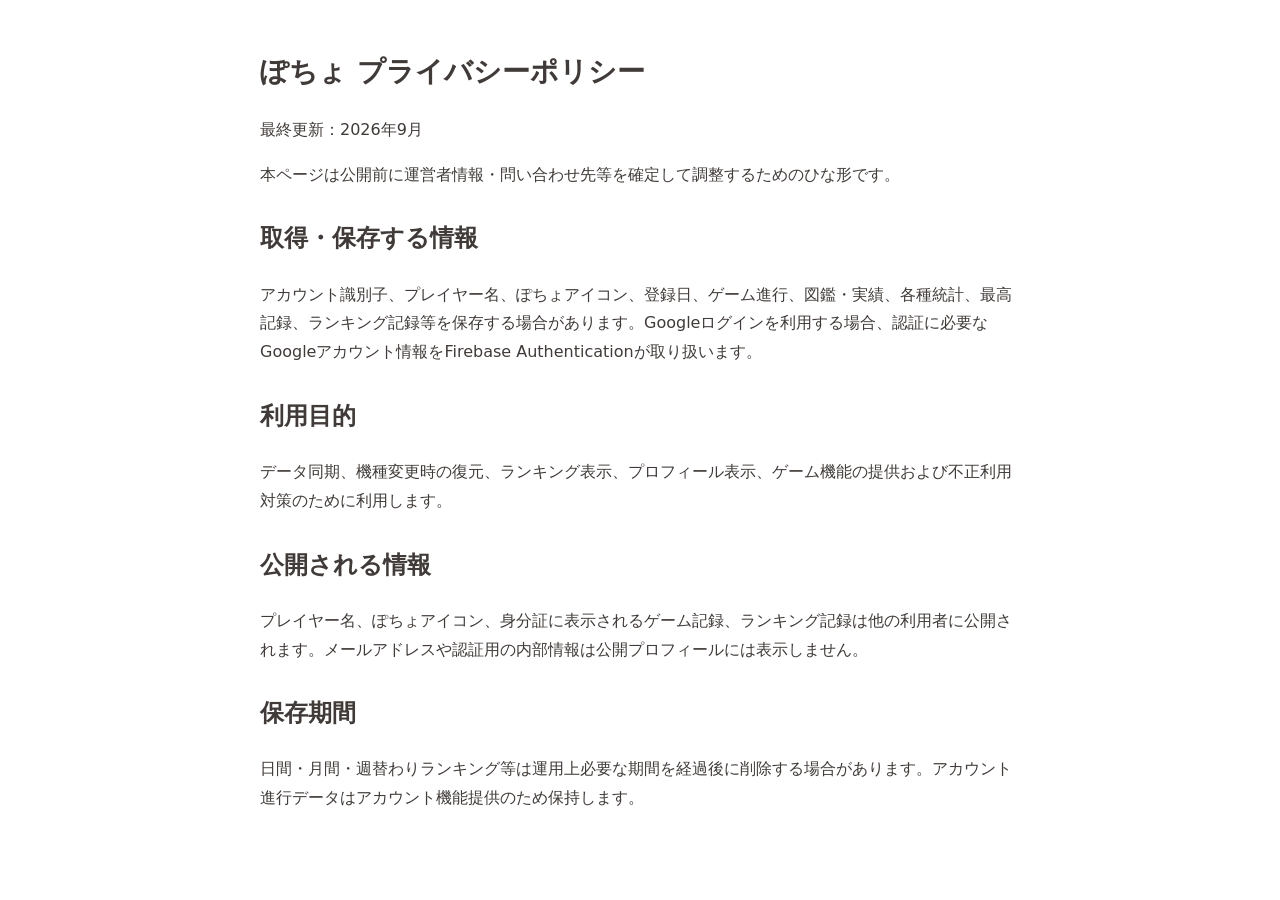
<file: privacy.html>
<!doctype html><html lang="ja"><head><meta charset="utf-8"><meta name="viewport" content="width=device-width,initial-scale=1"><title>ぽちょ プライバシーポリシー</title><style>body{font-family:system-ui,sans-serif;max-width:760px;margin:auto;padding:28px;line-height:1.8;color:#403b38}h1{font-size:28px}h2{margin-top:28px}</style></head><body><h1>ぽちょ プライバシーポリシー</h1><p>最終更新：2026年9月</p><p>本ページは公開前に運営者情報・問い合わせ先等を確定して調整するためのひな形です。</p><h2>取得・保存する情報</h2><p>アカウント識別子、プレイヤー名、ぽちょアイコン、登録日、ゲーム進行、図鑑・実績、各種統計、最高記録、ランキング記録等を保存する場合があります。Googleログインを利用する場合、認証に必要なGoogleアカウント情報をFirebase Authenticationが取り扱います。</p><h2>利用目的</h2><p>データ同期、機種変更時の復元、ランキング表示、プロフィール表示、ゲーム機能の提供および不正利用対策のために利用します。</p><h2>公開される情報</h2><p>プレイヤー名、ぽちょアイコン、身分証に表示されるゲーム記録、ランキング記録は他の利用者に公開されます。メールアドレスや認証用の内部情報は公開プロフィールには表示しません。</p><h2>保存期間</h2><p>日間・月間・週替わりランキング等は運用上必要な期間を経過後に削除する場合があります。アカウント進行データはアカウント機能提供のため保持します。</p></body></html>
</file>
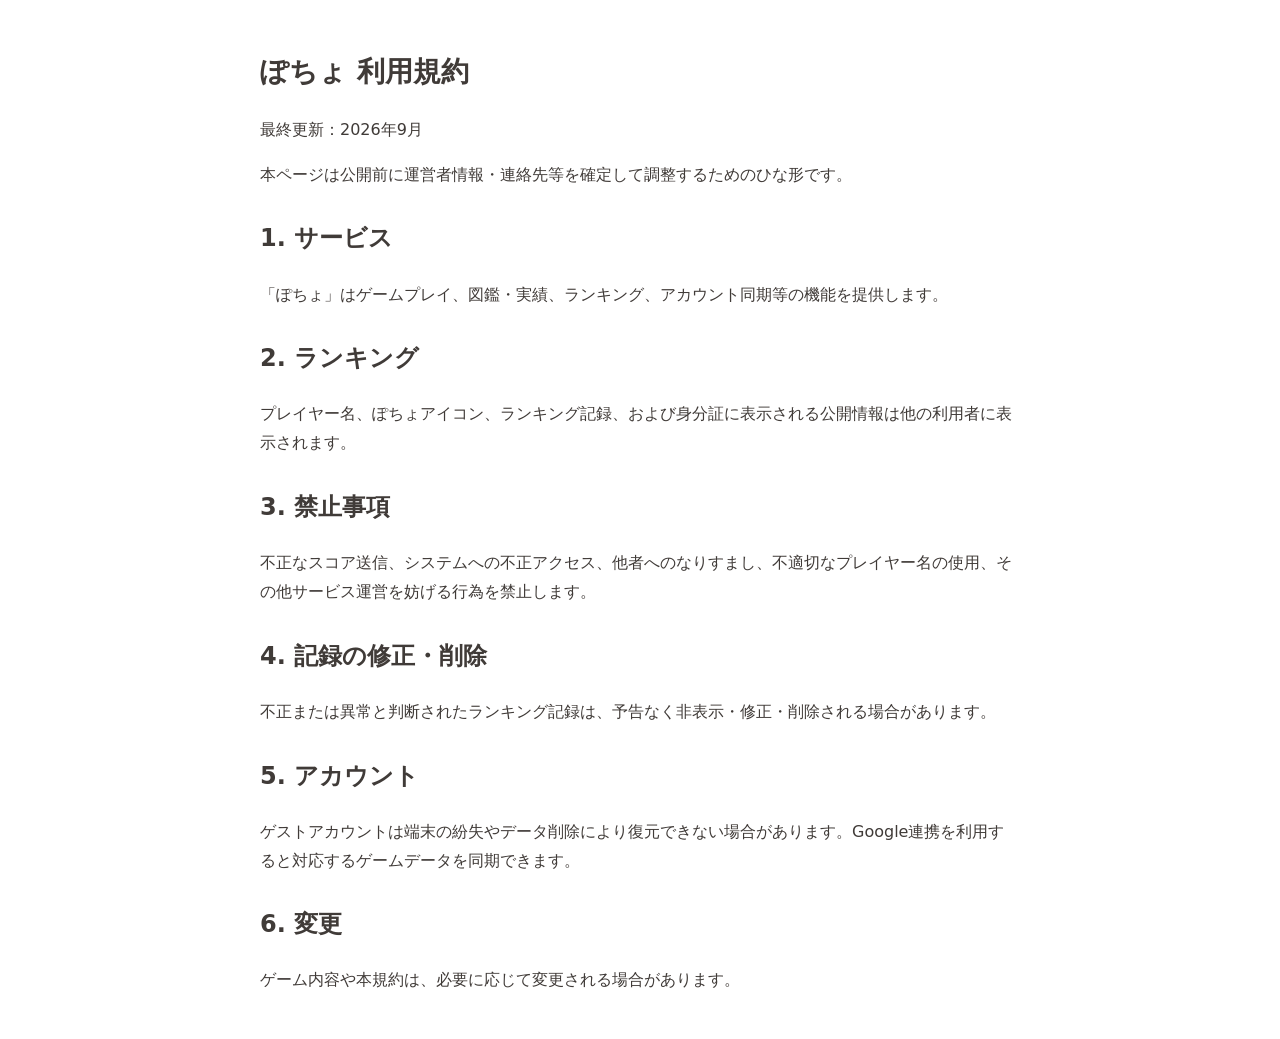
<file: terms.html>
<!doctype html><html lang="ja"><head><meta charset="utf-8"><meta name="viewport" content="width=device-width,initial-scale=1"><title>ぽちょ 利用規約</title><style>body{font-family:system-ui,sans-serif;max-width:760px;margin:auto;padding:28px;line-height:1.8;color:#403b38}h1{font-size:28px}h2{margin-top:28px}</style></head><body><h1>ぽちょ 利用規約</h1><p>最終更新：2026年9月</p><p>本ページは公開前に運営者情報・連絡先等を確定して調整するためのひな形です。</p><h2>1. サービス</h2><p>「ぽちょ」はゲームプレイ、図鑑・実績、ランキング、アカウント同期等の機能を提供します。</p><h2>2. ランキング</h2><p>プレイヤー名、ぽちょアイコン、ランキング記録、および身分証に表示される公開情報は他の利用者に表示されます。</p><h2>3. 禁止事項</h2><p>不正なスコア送信、システムへの不正アクセス、他者へのなりすまし、不適切なプレイヤー名の使用、その他サービス運営を妨げる行為を禁止します。</p><h2>4. 記録の修正・削除</h2><p>不正または異常と判断されたランキング記録は、予告なく非表示・修正・削除される場合があります。</p><h2>5. アカウント</h2><p>ゲストアカウントは端末の紛失やデータ削除により復元できない場合があります。Google連携を利用すると対応するゲームデータを同期できます。</p><h2>6. 変更</h2><p>ゲーム内容や本規約は、必要に応じて変更される場合があります。</p></body></html>
</file>
